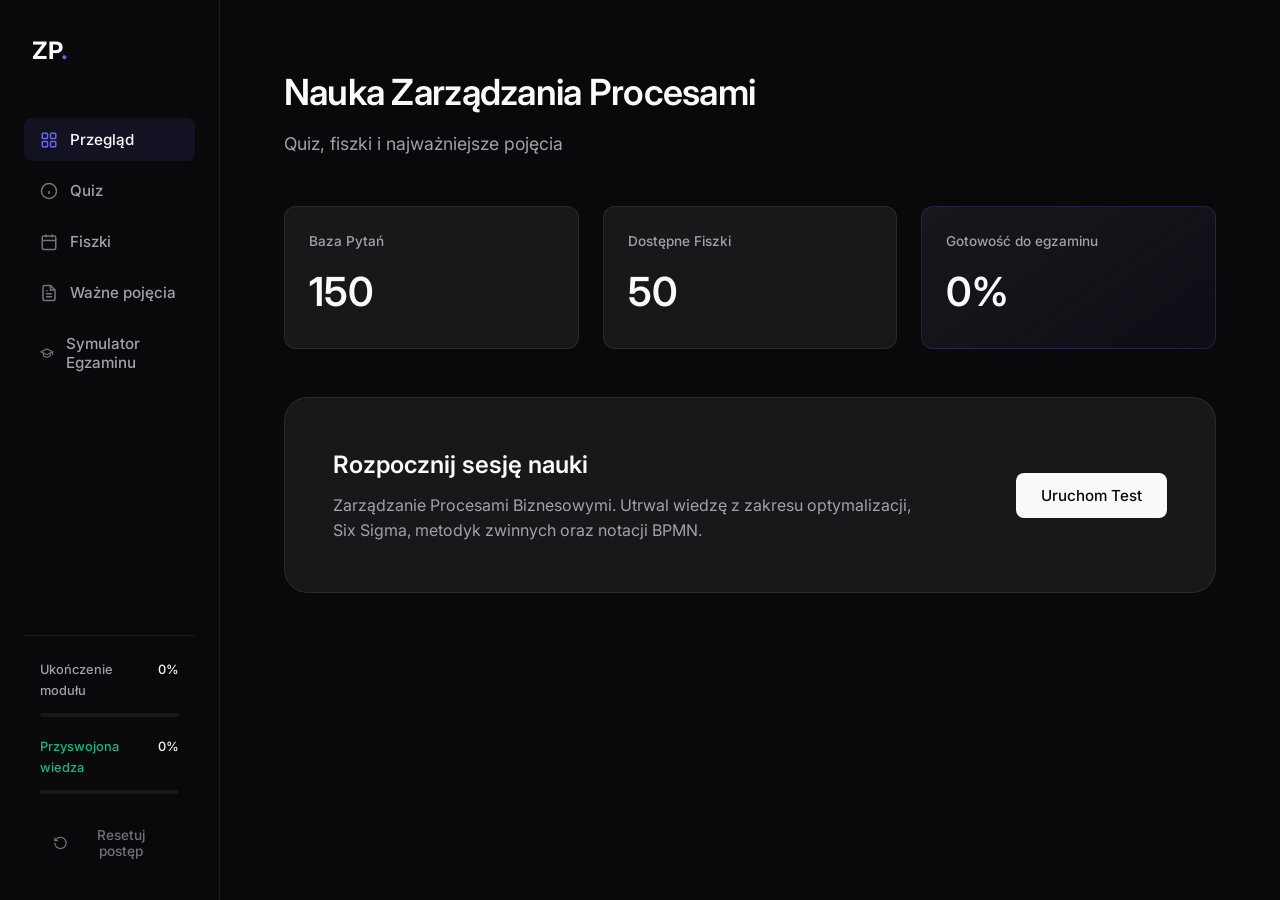
<file: index.html>
<!DOCTYPE html>
<html lang="pl">
<head>
    <meta charset="UTF-8">
    <meta name="viewport" content="width=device-width, initial-scale=1.0">
    <title>ZP | Nauka Zarządzania Procesami</title>
    
    <meta property="og:type" content="website">
    <meta property="og:url" content="https://zarzadzanie-procesami.netlify.app/">
    <meta property="og:title" content="ZP | Nauka Zarządzania Procesami">
    <meta property="og:description" content="Nowoczesna platforma AI do nauki. Zdobądź wiedzę przez interaktywne quizy, fiszki i podsumowania.">
    <meta property="og:image" content="https://zarzadzanie-procesami.netlify.app/preview.jpg">

    <link rel="stylesheet" href="style.css">
    <link rel="preconnect" href="https://fonts.googleapis.com">
    <link rel="preconnect" href="https://fonts.gstatic.com" crossorigin>
    <link href="https://fonts.googleapis.com/css2?family=Inter:wght@300;400;500;600;700&display=swap" rel="stylesheet">
</head>
<body>
    <div class="app-layout">
        <div id="sidebar-overlay" class="sidebar-overlay"></div>
        
        <header class="mobile-header">
            <div class="brand-text">ZP<span class="brand-dot">.</span></div>
            <button id="mobile-menu-btn" class="btn-icon">
                <svg viewBox="0 0 24 24" width="24" height="24" fill="none" stroke="currentColor" stroke-width="2">
                    <path d="M3 12h18M3 6h18M3 18h18"/>
                </svg>
            </button>
        </header>

        <aside class="sidebar">
            <div class="brand">
                <span class="brand-text">ZP<span class="brand-dot">.</span></span>
            </div>
            
            <nav class="nav-menu">
                <button class="nav-item active" data-target="dashboard">
                    <svg class="icon" viewBox="0 0 24 24" fill="none" stroke="currentColor" stroke-width="2"><rect x="3" y="3" width="7" height="7" rx="1"/><rect x="14" y="3" width="7" height="7" rx="1"/><rect x="14" y="14" width="7" height="7" rx="1"/><rect x="3" y="14" width="7" height="7" rx="1"/></svg>
                    Przegląd
                </button>
                <button class="nav-item" data-target="quiz">
                    <svg class="icon" viewBox="0 0 24 24" fill="none" stroke="currentColor" stroke-width="2"><circle cx="12" cy="12" r="10"/><path d="M12 16v-4"/><path d="M12 8h.01"/></svg>
                    Quiz
                </button>
                <button class="nav-item" data-target="flashcards">
                    <svg class="icon" viewBox="0 0 24 24" fill="none" stroke="currentColor" stroke-width="2"><rect x="3" y="4" width="18" height="18" rx="2" ry="2"/><line x1="16" y1="2" x2="16" y2="6"/><line x1="8" y1="2" x2="8" y2="6"/><line x1="3" y1="10" x2="21" y2="10"/></svg>
                    Fiszki
                </button>
                <button class="nav-item" data-target="summary">
                    <svg class="icon" viewBox="0 0 24 24" fill="none" stroke="currentColor" stroke-width="2"><path d="M14 2H6a2 2 0 0 0-2 2v16a2 2 0 0 0 2 2h12a2 2 0 0 0 2-2V8z"/><polyline points="14 2 14 8 20 8"/><line x1="16" y1="13" x2="8" y2="13"/><line x1="16" y1="17" x2="8" y2="17"/><polyline points="10 9 9 9 8 9"/></svg>
                    Ważne pojęcia
                </button>
                <button class="nav-item" onclick="window.location.href='simulator.html'">
                    <svg class="icon" viewBox="0 0 24 24" fill="none" stroke="currentColor" stroke-width="2"><path d="M22 10v6M2 10l10-5 10 5-10 5z"/><path d="M6 12v5c3 3 9 3 12 0v-5"/></svg>
                    Symulator Egzaminu
                </button>
            </nav>

            <div class="progress-widget">
                <div class="progress-header">
                    <span class="progress-label">Ukończenie modułu</span>
                    <span class="progress-value" id="progress-percent">0%</span>
                </div>
                <div class="progress-track">
                    <div class="progress-fill" id="global-progress"></div>
                </div>
                
                <div class="progress-header" style="margin-top: 1.25rem;">
                    <span class="progress-label" style="color: var(--success-color);">Przyswojona wiedza</span>
                    <span class="progress-value" id="mastery-percent">0%</span>
                </div>
                <div class="progress-track">
                    <div class="progress-fill mastery-fill" id="mastery-progress"></div>
                </div>

                <button id="reset-progress-btn" class="btn btn-ghost btn-sm" onclick="app.resetProgress()" style="margin-top: 1.5rem; width: 100%; display: flex; align-items: center; justify-content: center; gap: 0.5rem;">
                    <svg viewBox="0 0 24 24" width="16" height="16" fill="none" stroke="currentColor" stroke-width="2"><path d="M3 12a9 9 0 1 0 9-9 9.75 9.75 0 0 0-6.74 2.74L3 8"/><path d="M3 3v5h5"/></svg>
                    Resetuj postęp
                </button>
            </div>
        </aside>

        <main class="content-wrapper">
            <div id="loader" class="loader-overlay active">
                <div class="spinner"></div>
                <p>Przygotowywanie środowiska...</p>
            </div>

            <section id="dashboard" class="view-section">
                <header class="section-header">
                    <h1>Nauka Zarządzania Procesami</h1>
                    <p>Quiz, fiszki i najważniejsze pojęcia</p>
                </header>
                
                <div class="stats-grid">
                    <div class="stat-card">
                        <span class="stat-label">Baza Pytań</span>
                        <strong class="stat-number">150</strong>
                    </div>
                    <div class="stat-card">
                        <span class="stat-label">Dostępne Fiszki</span>
                        <strong class="stat-number">50</strong>
                    </div>
                    <div class="stat-card highlight-card">
                        <span class="stat-label">Gotowość do egzaminu</span>
                        <strong class="stat-number" id="readiness-score">0%</strong>
                    </div>
                </div>

                <div class="action-card">
                    <div class="action-content">
                        <h2>Rozpocznij sesję nauki</h2>
                        <p>Zarządzanie Procesami Biznesowymi. Utrwal wiedzę z zakresu optymalizacji, Six Sigma, metodyk zwinnych oraz notacji BPMN.</p>
                    </div>
                    <button class="btn btn-primary" onclick="app.navigate('quiz')">Uruchom Test</button>
                </div>
            </section>

            <section id="quiz" class="view-section hidden">
                <header class="section-header">
                    <h1>Weryfikacja Wiedzy</h1>
                </header>
                
                <div id="quiz-container" class="quiz-panel">
                    <div class="quiz-modern-nav">
                        <button id="nav-prev-btn" class="btn-icon" title="Poprzednie pytanie">
                            <svg viewBox="0 0 24 24" width="20" height="20" fill="none" stroke="currentColor" stroke-width="2"><path d="M15 18l-6-6 6-6"/></svg>
                        </button>
                        
                        <div id="nav-map-toggle" class="progress-pill" title="Pokaż mapę quizu">
                            <span id="pill-text" class="pill-title">Pytanie 1 / 150</span>
                            <span class="pill-subtitle">Kliknij, by otworzyć mapę</span>
                            <div class="pill-track"><div id="pill-fill" class="pill-fill"></div></div>
                        </div>

                        <button id="nav-next-btn" class="btn-icon" title="Następne pytanie">
                            <svg viewBox="0 0 24 24" width="20" height="20" fill="none" stroke="currentColor" stroke-width="2"><path d="M9 18l6-6-6-6"/></svg>
                        </button>
                    </div>

                    <div style="display: flex; justify-content: flex-end; margin-bottom: 1.5rem;">
                        <span id="quiz-score" class="score-display">0 pkt</span>
                    </div>

                    <h2 id="question-text" class="question-title">Ładowanie pytania...</h2>
                    <div id="options-container" class="options-list"></div>
                    
                    <div class="quiz-footer">
                        <button id="finish-btn" class="btn btn-primary hidden" onclick="app.showQuizResults()" style="margin-right: auto;">Zakończ i oceń</button>
                        <button id="next-btn" class="btn btn-secondary hidden">Kolejne pytanie</button>
                    </div>
                </div>

                <div id="quiz-map-modal" class="glass-modal hidden">
                    <div class="glass-modal-content">
                        <div class="modal-header">
                            <h2 style="font-size: 1.25rem;">Nawigator Quizu</h2>
                            <button id="close-map-btn" class="btn-icon">
                                <svg viewBox="0 0 24 24" width="20" height="20" fill="none" stroke="currentColor" stroke-width="2"><path d="M18 6L6 18M6 6l12 12"/></svg>
                            </button>
                        </div>
                        <div class="modal-body">
                            <div class="map-stats">
                                <div class="stat-badge"><span class="dot correct-dot"></span>Poprawne: <b id="map-stat-c">0</b></div>
                                <div class="stat-badge"><span class="dot wrong-dot"></span>Błędne: <b id="map-stat-w">0</b></div>
                                <div class="stat-badge"><span class="dot empty-dot"></span>Pozostało: <b id="map-stat-l">150</b></div>
                            </div>
                            <div id="quiz-navigator" class="quiz-navigator-grid"></div>
                        </div>
                    </div>
                </div>

                <div id="quiz-results" class="results-panel hidden">
                    <div class="results-content">
                        <h2>Podsumowanie wyników</h2>
                        <div class="score-circle">
                            <span id="final-score-text">0%</span>
                        </div>
                        <p id="quiz-feedback" class="feedback-text"></p>
                        <button class="btn btn-primary" onclick="app.initQuiz()">Wykonaj ponownie</button>
                    </div>
                </div>
            </section>

            <section id="flashcards" class="view-section hidden">
                <header class="section-header">
                    <h1>Pojęcia Kluczowe</h1>
                    <p>Wybierz kartę, aby poznać definicję. Użyj nawigacji poniżej.</p>
                </header>
                
                <div class="flashcard-scene">
                    <div class="flashcard-element" id="flashcard">
                        <div class="fc-face fc-front">
                            <h3 id="fc-front">Pojęcie</h3>
                            <span class="hint">Kliknij, aby odwrócić</span>
                        </div>
                        <div class="fc-face fc-back">
                            <p id="fc-back">Definicja</p>
                        </div>
                    </div>
                </div>
                
                <div class="flashcard-navigation">
                    <button class="btn btn-icon" id="fc-prev">
                        <svg viewBox="0 0 24 24" width="24" height="24" fill="none" stroke="currentColor" stroke-width="2"><path d="M19 12H5M12 19l-7-7 7-7"/></svg>
                    </button>
                    <span id="fc-counter" class="fc-count">1 / 50</span>
                    <button class="btn btn-icon" id="fc-next">
                        <svg viewBox="0 0 24 24" width="24" height="24" fill="none" stroke="currentColor" stroke-width="2"><path d="M5 12h14M12 5l7 7-7 7"/></svg>
                    </button>
                </div>
            </section>

            <section id="summary" class="view-section hidden">
                <header class="section-header">
                    <h1>Synteza Materiałów</h1>
                    <p>Najważniejsze zagadnienia wyekstrahowane z materiałów.</p>
                </header>
                <div id="summary-container" class="accordion-layout">
                    </div>
            </section>
        </main>
    </div>
    <script src="script.js"></script>
</body>
</html>
</file>
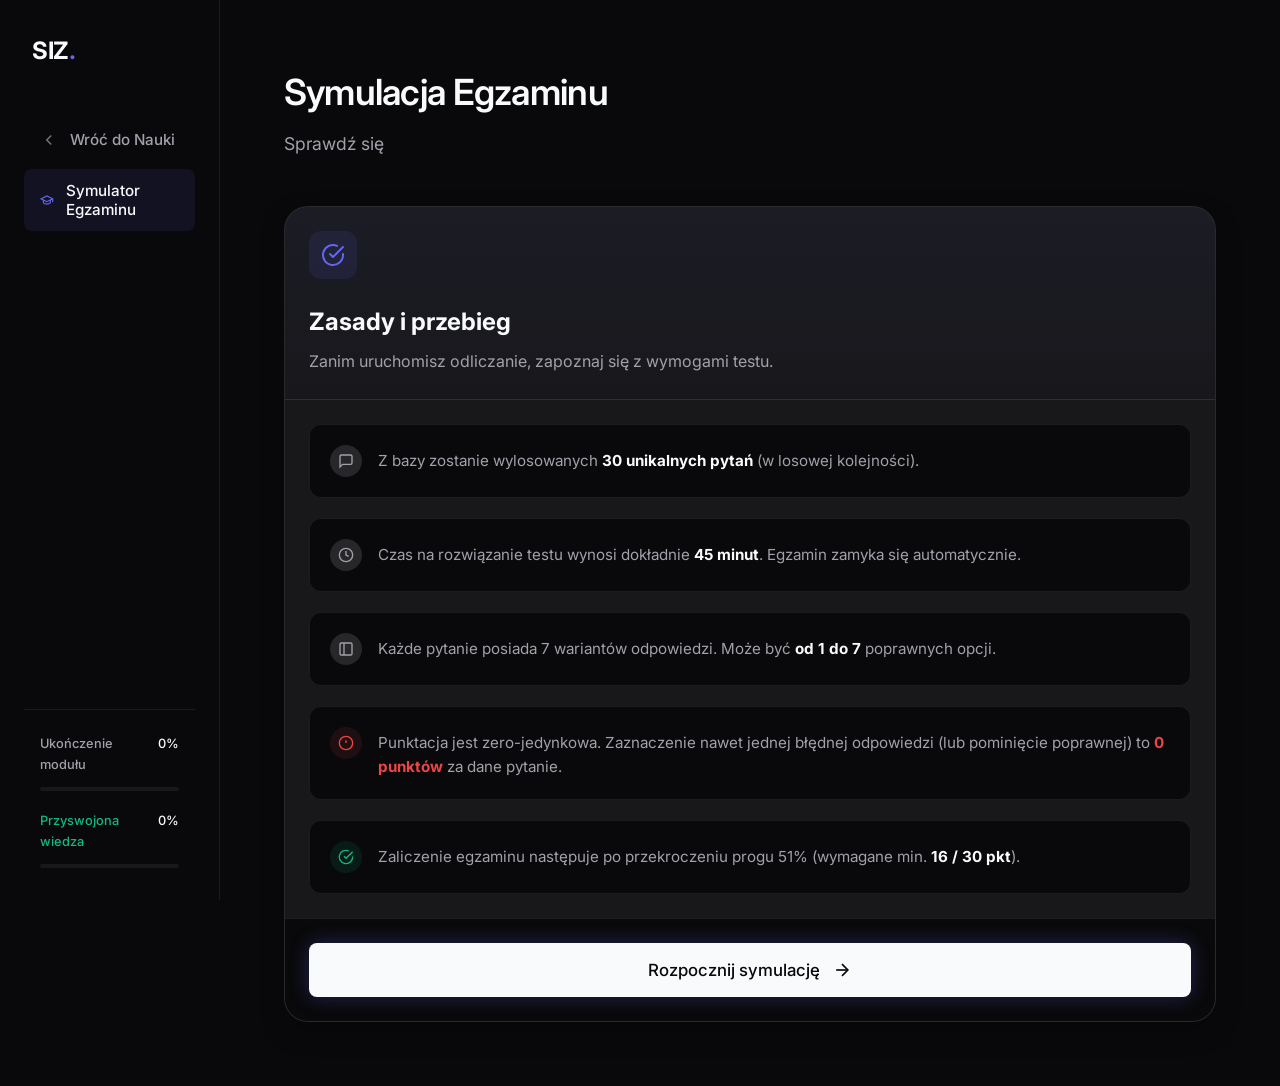
<file: simulator.html>
<!DOCTYPE html>
<html lang="pl">
<head>
    <meta charset="UTF-8">
    <meta name="viewport" content="width=device-width, initial-scale=1.0">
    <title>SIZ | Symulator Egzaminu</title>
    <link rel="stylesheet" href="style.css">
    <link rel="preconnect" href="https://fonts.googleapis.com">
    <link rel="preconnect" href="https://fonts.gstatic.com" crossorigin>
    <link href="https://fonts.googleapis.com/css2?family=Inter:wght@300;400;500;600;700&display=swap" rel="stylesheet">
</head>
<body>
    <div class="app-layout">
        <div id="sidebar-overlay" class="sidebar-overlay"></div>
        
        <header class="mobile-header">
            <div class="brand-text">SIZ<span class="brand-dot">.</span></div>
            <button id="mobile-menu-btn" class="btn-icon">
                <svg viewBox="0 0 24 24" width="24" height="24" fill="none" stroke="currentColor" stroke-width="2">
                    <path d="M3 12h18M3 6h18M3 18h18"/>
                </svg>
            </button>
        </header>

        <aside class="sidebar">
            <div class="brand">
                <span class="brand-text">SIZ<span class="brand-dot">.</span></span>
            </div>
            
            <nav class="nav-menu">
                <button class="nav-item" onclick="window.location.href='index.html'">
                    <svg class="icon" viewBox="0 0 24 24" fill="none" stroke="currentColor" stroke-width="2"><path d="M15 18l-6-6 6-6"/></svg>
                    Wróć do Nauki
                </button>
                
                <button class="nav-item active">
                    <svg class="icon" viewBox="0 0 24 24" fill="none" stroke="currentColor" stroke-width="2"><path d="M22 10v6M2 10l10-5 10 5-10 5z"/><path d="M6 12v5c3 3 9 3 12 0v-5"/></svg>
                    Symulator Egzaminu
                </button>
            </nav>

            <div class="progress-widget">
                <div class="progress-header">
                    <span class="progress-label">Ukończenie modułu</span>
                    <span class="progress-value" id="progress-percent">0%</span>
                </div>
                <div class="progress-track">
                    <div class="progress-fill" id="global-progress"></div>
                </div>
                
                <div class="progress-header" style="margin-top: 1.25rem;">
                    <span class="progress-label" style="color: var(--success-color);">Przyswojona wiedza</span>
                    <span class="progress-value" id="mastery-percent">0%</span>
                </div>
                <div class="progress-track">
                    <div class="progress-fill mastery-fill" id="mastery-progress"></div>
                </div>
            </div>
        </aside>

        <main class="content-wrapper">
            <div id="loader" class="loader-overlay active">
                <div class="spinner"></div>
            </div>

            <section id="exam-intro" class="view-section active">
                <header class="section-header">
                    <h1>Symulacja Egzaminu</h1>
                    <p>Sprawdź się</p>
                </header>

                <div class="premium-intro-card">
                    <div class="intro-card-header">
                        <div class="intro-icon">
                            <svg viewBox="0 0 24 24" fill="none" stroke="currentColor" stroke-width="2" stroke-linecap="round" stroke-linejoin="round"><path d="M22 11.08V12a10 10 0 1 1-5.93-9.14"></path><polyline points="22 4 12 14.01 9 11.01"></polyline></svg>
                        </div>
                        <h2>Zasady i przebieg</h2>
                        <p>Zanim uruchomisz odliczanie, zapoznaj się z wymogami testu.</p>
                    </div>

                    <ul class="premium-rules-list">
                        <li>
                            <div class="rule-bullet"><svg viewBox="0 0 24 24" fill="none" stroke="currentColor" stroke-width="2"><path d="M21 15a2 2 0 0 1-2 2H7l-4 4V5a2 2 0 0 1 2-2h14a2 2 0 0 1 2 2z"></path></svg></div>
                            <div class="rule-text">Z bazy zostanie wylosowanych <strong>30 unikalnych pytań</strong> (w losowej kolejności).</div>
                        </li>
                        <li>
                            <div class="rule-bullet"><svg viewBox="0 0 24 24" fill="none" stroke="currentColor" stroke-width="2"><circle cx="12" cy="12" r="10"></circle><polyline points="12 6 12 12 16 14"></polyline></svg></div>
                            <div class="rule-text">Czas na rozwiązanie testu wynosi dokładnie <strong>45 minut</strong>. Egzamin zamyka się automatycznie.</div>
                        </li>
                        <li>
                            <div class="rule-bullet"><svg viewBox="0 0 24 24" fill="none" stroke="currentColor" stroke-width="2"><rect x="3" y="3" width="18" height="18" rx="2" ry="2"></rect><line x1="9" y1="3" x2="9" y2="21"></line></svg></div>
                            <div class="rule-text">Każde pytanie posiada 7 wariantów odpowiedzi. Może być <strong>od 1 do 7</strong> poprawnych opcji.</div>
                        </li>
                        <li>
                            <div class="rule-bullet danger-bullet"><svg viewBox="0 0 24 24" fill="none" stroke="currentColor" stroke-width="2"><circle cx="12" cy="12" r="10"></circle><line x1="12" y1="8" x2="12" y2="12"></line><line x1="12" y1="16" x2="12.01" y2="16"></line></svg></div>
                            <div class="rule-text">Punktacja jest zero-jedynkowa. Zaznaczenie nawet jednej błędnej odpowiedzi (lub pominięcie poprawnej) to <strong style="color: var(--danger-color);">0 punktów</strong> za dane pytanie.</div>
                        </li>
                        <li>
                            <div class="rule-bullet success-bullet"><svg viewBox="0 0 24 24" fill="none" stroke="currentColor" stroke-width="2"><path d="M22 11.08V12a10 10 0 1 1-5.93-9.14"></path><polyline points="22 4 12 14.01 9 11.01"></polyline></svg></div>
                            <div class="rule-text">Zaliczenie egzaminu następuje po przekroczeniu progu 51% (wymagane min. <strong>16 / 30 pkt</strong>).</div>
                        </li>
                    </ul>

                    <div class="intro-card-footer">
                        <button class="btn btn-primary btn-glow" onclick="simulator.startExam()">
                            Rozpocznij symulację
                            <svg viewBox="0 0 24 24" width="20" height="20" fill="none" stroke="currentColor" stroke-width="2"><line x1="5" y1="12" x2="19" y2="12"></line><polyline points="12 5 19 12 12 19"></polyline></svg>
                        </button>
                    </div>
                </div>
            </section>

            <section id="exam-core" class="view-section hidden">
                <div id="exam-timer-bar" class="exam-timer-bar">
                    <div class="timer-label">Pozostały czas</div>
                    <div id="time-display" class="time-display">45:00</div>
                </div>

                <div id="quiz-container" class="quiz-panel">
                    <div class="quiz-modern-nav">
                        <button id="nav-prev-btn" class="btn-icon" title="Poprzednie pytanie">
                            <svg viewBox="0 0 24 24" width="20" height="20" fill="none" stroke="currentColor" stroke-width="2"><path d="M15 18l-6-6 6-6"/></svg>
                        </button>
                        
                        <div id="nav-map-toggle" class="progress-pill" title="Pokaż mapę quizu">
                            <span id="pill-text" class="pill-title">Pytanie 1 / 30</span>
                            <div class="pill-track"><div id="pill-fill" class="pill-fill"></div></div>
                        </div>

                        <button id="nav-next-btn" class="btn-icon" title="Następne pytanie">
                            <svg viewBox="0 0 24 24" width="20" height="20" fill="none" stroke="currentColor" stroke-width="2"><path d="M9 18l6-6-6-6"/></svg>
                        </button>
                    </div>

                    <h2 id="question-text" class="question-title" style="margin-top: 2rem;">Ładowanie pytania...</h2>
                    
                    <p id="review-status" class="hidden" style="margin-bottom: 1rem; font-weight: 600;"></p>
                    
                    <div id="options-container" class="options-list"></div>
                    
                    <div class="quiz-footer" style="margin-top: 3rem; justify-content: space-between;">
                        <button class="btn btn-secondary" onclick="simulator.showEndConfirm()">Zakończ Egzamin</button>
                        <button id="next-btn" class="btn btn-primary hidden">Następne pytanie</button>
                    </div>
                </div>
            </section>

            <section id="exam-results" class="view-section hidden">
                <div class="results-panel" style="padding: 2rem 0;">
                    <div class="results-content" style="max-width: 500px;">
                        <h2 id="result-status-title" style="font-size: 2rem; margin-bottom: 1rem;">Ocenianie...</h2>
                        <div class="score-circle" id="result-circle" style="width: 200px; height: 200px; font-size: 3.5rem;">
                            <span id="final-score-text">0%</span>
                        </div>
                        <p id="result-points" style="font-size: 1.25rem; color: var(--text-secondary); margin-bottom: 2rem;">Zdobyte punkty: 0 / 30</p>
                        
                        <div style="display: flex; gap: 1rem; justify-content: center; flex-direction: column;">
                            <button class="btn btn-secondary" onclick="simulator.startReviewMode()">Analiza błędów (Przegląd)</button>
                            <button class="btn btn-primary" onclick="window.location.reload()">Spróbuj ponownie</button>
                        </div>
                    </div>
                </div>
            </section>

            <div id="quiz-map-modal" class="glass-modal hidden">
                <div class="glass-modal-content">
                    <div class="modal-header">
                        <h2>Nawigator Egzaminu</h2>
                        <button id="close-map-btn" class="btn-icon">
                            <svg viewBox="0 0 24 24" width="20" height="20" fill="none" stroke="currentColor" stroke-width="2"><path d="M18 6L6 18M6 6l12 12"/></svg>
                        </button>
                    </div>
                    <div class="modal-body">
                        <div id="quiz-navigator" class="quiz-navigator-grid"></div>
                    </div>
                </div>
            </div>

            <div id="confirm-modal" class="glass-modal hidden" style="z-index: 3000;">
                <div class="glass-modal-content" style="max-width: 400px; text-align: center; padding: 2rem;">
                    <h2 style="margin-bottom: 1rem;">Zakończyć egzamin?</h2>
                    <p id="confirm-modal-text" style="color: var(--text-secondary); margin-bottom: 2rem;">Odpowiedziałeś na X z 30 pytań.</p>
                    <div style="display: flex; gap: 1rem; justify-content: center;">
                        <button class="btn btn-secondary" onclick="document.getElementById('confirm-modal').classList.add('hidden')">Wróć do testu</button>
                        <button class="btn btn-primary" style="background: var(--danger-color); color: white;" onclick="simulator.submitExam()">Zakończ bezpowrotnie</button>
                    </div>
                </div>
            </div>

        </main>
    </div>
    <script src="simulator.js"></script>
</body>
</html>
</file>
<file: style.css>
:root {
    /* Premium Minimalist Palette */
    --bg-base: #09090b; 
    --bg-surface: #18181b; 
    --bg-surface-hover: #27272a;
    
    --border-subtle: rgba(255, 255, 255, 0.08);
    --border-strong: rgba(255, 255, 255, 0.15);
    
    --accent-primary: #6366f1; 
    --accent-hover: #4f46e5;
    --accent-subtle: rgba(99, 102, 241, 0.1);
    
    --text-primary: #f8fafc;
    --text-secondary: #a1a1aa;
    --text-muted: #71717a;
    
    --success-color: #10b981;
    --success-bg: rgba(16, 185, 129, 0.1);
    --danger-color: #ef4444;
    --danger-bg: rgba(239, 68, 68, 0.1);
    
    --font-sans: 'Inter', system-ui, -apple-system, sans-serif;
    --radius-sm: 8px;
    --radius-md: 12px;
    --radius-lg: 24px;
    
    --transition-fast: 0.15s ease;
    --transition-smooth: 0.3s cubic-bezier(0.4, 0, 0.2, 1);
}

* {
    margin: 0;
    padding: 0;
    box-sizing: border-box;
}

body {
    background-color: var(--bg-base);
    color: var(--text-primary);
    font-family: var(--font-sans);
    line-height: 1.6;
    -webkit-font-smoothing: antialiased;
    -moz-osx-font-smoothing: grayscale;
    overflow-x: hidden;
}

/* =========================================
   UKŁAD GŁÓWNY & SIDEBAR
   ========================================= */
.app-layout { display: flex; min-height: 100vh; }

.sidebar {
    width: 260px;
    background-color: var(--bg-base);
    border-right: 1px solid var(--border-subtle);
    display: flex; flex-direction: column;
    padding: 2rem 1.5rem; position: sticky;
    top: 0; height: 100vh;
}

.brand { margin-bottom: 3rem; padding-left: 0.5rem; }
.brand-text { font-size: 1.5rem; font-weight: 700; letter-spacing: -0.02em; }
.brand-dot { color: var(--accent-primary); }

.nav-menu { display: flex; flex-direction: column; gap: 0.5rem; flex-grow: 1; }
.nav-item {
    display: flex; align-items: center; gap: 0.75rem;
    background: transparent; border: none; color: var(--text-secondary);
    font-family: inherit; font-size: 0.95rem; font-weight: 500;
    padding: 0.75rem 1rem; border-radius: var(--radius-sm);
    cursor: pointer; text-align: left; transition: var(--transition-fast);
}
.nav-item .icon { width: 18px; height: 18px; opacity: 0.7; }
.nav-item:hover { color: var(--text-primary); background-color: var(--bg-surface); }
.nav-item.active { color: var(--text-primary); background-color: var(--accent-subtle); }
.nav-item.active .icon { color: var(--accent-primary); opacity: 1; }

.progress-widget { padding: 1.5rem 1rem 0; border-top: 1px solid var(--border-subtle); }
.progress-header { display: flex; justify-content: space-between; font-size: 0.8rem; margin-bottom: 0.75rem; font-weight: 500; }
.progress-label { color: var(--text-secondary); }
.progress-value { color: var(--text-primary); }
.progress-track { height: 4px; background-color: var(--bg-surface); border-radius: 2px; overflow: hidden; }
.progress-fill { height: 100%; width: 0%; background-color: var(--accent-primary); transition: width 0.8s ease-out; }
.mastery-fill { background-color: var(--success-color) !important; box-shadow: 0 0 12px var(--success-bg); }

/* =========================================
   SEKCJE WIDOKÓW & KARTY
   ========================================= */
.content-wrapper { flex-grow: 1; padding: 4rem; max-width: 1100px; margin: 0 auto; position: relative; width: 100%; }
.view-section { display: none; animation: fadeSlideUp 0.4s ease-out forwards; }
.view-section.active { display: block; }

@keyframes fadeSlideUp {
    from { opacity: 0; transform: translateY(10px); }
    to { opacity: 1; transform: translateY(0); }
}

.section-header { margin-bottom: 3rem; }
.section-header h1 { font-size: 2.25rem; font-weight: 600; letter-spacing: -0.02em; margin-bottom: 0.5rem; }
.section-header p { color: var(--text-secondary); font-size: 1.1rem; }

.stats-grid { display: grid; grid-template-columns: repeat(auto-fit, minmax(200px, 1fr)); gap: 1.5rem; margin-bottom: 3rem; }
.stat-card { background: var(--bg-surface); border: 1px solid var(--border-subtle); border-radius: var(--radius-md); padding: 1.5rem; display: flex; flex-direction: column; gap: 0.5rem; }
.highlight-card { background: linear-gradient(145deg, var(--bg-surface), rgba(99, 102, 241, 0.05)); border-color: rgba(99, 102, 241, 0.2); }
.stat-label { font-size: 0.85rem; color: var(--text-secondary); font-weight: 500; }
.stat-number { font-size: 2.5rem; font-weight: 600; color: var(--text-primary); }

.action-card { background: var(--bg-surface); border: 1px solid var(--border-subtle); border-radius: var(--radius-lg); padding: 3rem; display: flex; justify-content: space-between; align-items: center; gap: 2rem; }
.action-content h2 { font-size: 1.5rem; font-weight: 600; margin-bottom: 0.5rem; }
.action-content p { color: var(--text-secondary); max-width: 600px; }

/* =========================================
   ELEMENTY UI (PRZYCISKI, LOADER)
   ========================================= */
.btn { display: inline-flex; align-items: center; justify-content: center; padding: 0.75rem 1.5rem; font-size: 0.95rem; font-weight: 500; border-radius: var(--radius-sm); cursor: pointer; transition: var(--transition-fast); font-family: inherit; border: 1px solid transparent; }
.btn-primary { background-color: var(--text-primary); color: var(--bg-base); }
.btn-primary:hover { background-color: #e2e8f0; }
.btn-secondary { background-color: var(--bg-surface); color: var(--text-primary); border-color: var(--border-strong); }
.btn-secondary:hover { background-color: var(--bg-surface-hover); }

/* Poprawione Przyciski Nawigacyjne (Ikonki) */
.btn-icon { 
    flex-shrink: 0;
    width: 44px; height: 44px; 
    padding: 0; 
    background-color: var(--bg-surface); border-color: var(--border-subtle); 
    color: var(--text-primary); cursor: pointer; border-radius: var(--radius-sm); 
    border: 1px solid transparent; transition: var(--transition-fast); 
    display: inline-flex; align-items: center; justify-content: center; 
}
.btn-icon:hover:not(:disabled) { background-color: var(--bg-surface-hover); border-color: var(--border-strong); }
.btn-icon:disabled { cursor: default; }

.btn-ghost { background-color: transparent; color: var(--text-muted); border: 1px solid transparent; cursor: pointer; font-family: inherit; border-radius: var(--radius-sm); transition: var(--transition-fast); }
.btn-ghost:hover { color: var(--danger-color); background-color: var(--danger-bg); border-color: rgba(239, 68, 68, 0.3); }
.btn-sm { padding: 0.5rem 0.75rem; font-size: 0.85rem; }
.hidden { display: none !important; }

.loader-overlay { position: fixed; top: 0; left: 0; width: 100%; height: 100vh; background: var(--bg-base); display: flex; flex-direction: column; align-items: center; justify-content: center; gap: 1.5rem; z-index: 1000; }
.loader-overlay:not(.active) { display: none; }
.spinner { width: 32px; height: 32px; border: 3px solid var(--border-strong); border-radius: 50%; border-top-color: var(--text-primary); animation: spin 0.8s linear infinite; }
@keyframes spin { to { transform: rotate(360deg); } }

/* =========================================
   MODUŁ: QUIZ & WYNIKI
   ========================================= */
.quiz-panel { background: var(--bg-surface); border: 1px solid var(--border-subtle); border-radius: var(--radius-md); padding: 3rem; }
.score-display { font-weight: 500; color: var(--text-secondary); }
.question-title { font-size: 1.5rem; font-weight: 500; margin-bottom: 2.5rem; line-height: 1.4; }
.options-list { display: flex; flex-direction: column; gap: 0.75rem; }
.option-btn { width: 100%; text-align: left; background: var(--bg-base); border: 1px solid var(--border-subtle); padding: 1.25rem 1.5rem; border-radius: var(--radius-sm); color: var(--text-primary); font-family: inherit; font-size: 1rem; cursor: pointer; transition: var(--transition-fast); }
.option-btn:hover:not(:disabled) { border-color: var(--accent-primary); background: rgba(99, 102, 241, 0.05); }
.option-btn.correct { background-color: var(--success-bg); border-color: var(--success-color); }
.option-btn.wrong { background-color: var(--danger-bg); border-color: var(--danger-color); }
.option-btn:disabled { cursor: default; }
.quiz-footer { margin-top: 2.5rem; display: flex; justify-content: flex-end; }

.results-panel { display: flex; justify-content: center; align-items: center; padding: 4rem 0; }
.results-content { text-align: center; max-width: 400px; }
.score-circle { width: 150px; height: 150px; border-radius: 50%; border: 4px solid var(--accent-primary); display: flex; align-items: center; justify-content: center; margin: 2rem auto; font-size: 2.5rem; font-weight: 700; }
.feedback-text { color: var(--text-secondary); margin-bottom: 2rem; }

/* =========================================
   MODUŁ: NOWOCZESNY NAWIGATOR QUIZU (PILL & MODAL)
   ========================================= */
.quiz-modern-nav { 
    display: flex; justify-content: space-between; align-items: center; 
    background: var(--bg-surface); border: 1px solid var(--border-subtle); 
    border-radius: var(--radius-lg); padding: 0.5rem; margin-bottom: 1.5rem; 
}
.progress-pill { 
    flex-grow: 1; margin: 0 1rem; background: var(--bg-base); border: 1px solid var(--border-subtle); 
    border-radius: 20px; padding: 0.5rem 1rem; display: flex; flex-direction: column; 
    align-items: center; gap: 0.25rem; cursor: pointer; transition: border-color var(--transition-fast), background var(--transition-fast); 
}
.progress-pill:hover { border-color: var(--accent-primary); background: rgba(99, 102, 241, 0.05); }
.pill-title { font-weight: 600; font-size: 1.05rem; white-space: nowrap; }
.pill-subtitle { font-size: 0.75rem; color: var(--text-muted); }
.pill-track { width: 100%; height: 4px; background: var(--bg-surface-hover); border-radius: 2px; margin-top: 0.25rem; overflow: hidden; }
.pill-fill { height: 100%; background: var(--accent-primary); width: 0%; transition: width 0.4s ease-out; }

.glass-modal { position: fixed; top: 0; left: 0; width: 100%; height: 100vh; background: rgba(9, 9, 11, 0.7); backdrop-filter: blur(8px); z-index: 2000; display: flex; align-items: center; justify-content: center; padding: 1rem; animation: fadeInModal 0.3s ease-out forwards; }
@keyframes fadeInModal { from { opacity: 0; } to { opacity: 1; } }
.glass-modal-content { background: var(--bg-surface); border: 1px solid var(--border-strong); border-radius: var(--radius-lg); width: 100%; max-width: 650px; max-height: 85vh; display: flex; flex-direction: column; box-shadow: 0 25px 50px -12px rgba(0,0,0,0.7); animation: slideUpModal 0.3s cubic-bezier(0.16, 1, 0.3, 1) forwards; }
@keyframes slideUpModal { from { transform: translateY(20px) scale(0.98); } to { transform: translateY(0) scale(1); } }
.modal-header { padding: 1.25rem 1.5rem; border-bottom: 1px solid var(--border-subtle); display: flex; justify-content: space-between; align-items: center; }
.modal-header h2 { font-size: 1.25rem; margin: 0; }
.modal-body { padding: 1.5rem; overflow-y: auto; }
.modal-body::-webkit-scrollbar { width: 6px; }
.modal-body::-webkit-scrollbar-thumb { background: var(--border-strong); border-radius: 4px; }

.map-stats { display: flex; justify-content: center; gap: 1.5rem; margin-bottom: 2rem; flex-wrap: wrap; }
.stat-badge { display: flex; align-items: center; gap: 0.5rem; font-size: 0.9rem; color: var(--text-secondary); }
.stat-badge b { color: var(--text-primary); }
.dot { width: 10px; height: 10px; border-radius: 50%; }
.correct-dot { background: var(--success-color); box-shadow: 0 0 8px var(--success-color); }
.wrong-dot { background: var(--danger-color); box-shadow: 0 0 8px var(--danger-color); }
.empty-dot { background: var(--bg-surface-hover); border: 1px solid var(--border-strong); }

.quiz-navigator-grid { display: grid; grid-template-columns: repeat(auto-fill, minmax(40px, 1fr)); gap: 0.6rem; }
.nav-dot { width: 100%; aspect-ratio: 1; display: flex; align-items: center; justify-content: center; border-radius: 8px; background: var(--bg-base); border: 1px solid var(--border-subtle); color: var(--text-secondary); font-size: 0.85rem; font-weight: 500; cursor: pointer; transition: var(--transition-fast); }
.nav-dot:hover { border-color: var(--text-primary); color: var(--text-primary); }
.nav-dot.active { border-color: var(--accent-primary); box-shadow: 0 0 0 2px var(--accent-subtle); color: var(--text-primary); font-weight: 700; }
.nav-dot.answered-correct { background: var(--success-bg); border-color: var(--success-color); color: var(--success-color); }
.nav-dot.answered-wrong { background: var(--danger-bg); border-color: var(--danger-color); color: var(--danger-color); }

/* =========================================
   MODUŁ: FISZKI
   ========================================= */
.flashcard-scene { perspective: 1200px; height: 380px; width: 100%; max-width: 700px; margin: 0 auto 2.5rem; }
.flashcard-element { width: 100%; height: 100%; position: relative; transition: transform 0.6s var(--transition-smooth); transform-style: preserve-3d; cursor: pointer; }
.flashcard-element.flipped { transform: rotateY(180deg); }
.fc-face { position: absolute; width: 100%; height: 100%; backface-visibility: hidden; background: var(--bg-surface); border: 1px solid var(--border-subtle); border-radius: var(--radius-md); display: flex; flex-direction: column; align-items: center; justify-content: center; padding: 3rem; text-align: center; }
.fc-front h3 { font-size: 1.75rem; font-weight: 500; margin-bottom: 1rem; }
.fc-front .hint { font-size: 0.85rem; color: var(--text-muted); }
.fc-back { transform: rotateY(180deg); background: var(--bg-base); border-color: rgba(99, 102, 241, 0.3); }
.fc-back p { font-size: 1.1rem; color: var(--text-primary); }
.flashcard-navigation { display: flex; align-items: center; justify-content: center; gap: 1.5rem; }
.fc-count { font-size: 0.9rem; color: var(--text-secondary); font-weight: 500; min-width: 40px; text-align: center; }

/* =========================================
   MODUŁ: AKORDIONY (WAŻNE POJĘCIA)
   ========================================= */
.accordion-layout { display: flex; flex-direction: column; gap: 1rem; }
.accordion-item { background: var(--bg-surface); border: 1px solid var(--border-subtle); border-radius: var(--radius-md); transition: border-color var(--transition-fast), box-shadow var(--transition-fast); }
.accordion-item:hover { border-color: var(--border-strong); }
.accordion-item.active { border-color: var(--accent-primary); box-shadow: 0 4px 20px rgba(0, 0, 0, 0.4); background: rgba(99, 102, 241, 0.03); }
.accordion-header { padding: 1.5rem 2rem; display: flex; justify-content: space-between; align-items: center; cursor: pointer; user-select: none; }
.accordion-header h3 { font-size: 1.1rem; font-weight: 500; color: var(--text-primary); margin: 0; transition: color var(--transition-fast); }
.accordion-item.active .accordion-header h3 { color: var(--accent-primary); }
.accordion-header .chevron { width: 20px; height: 20px; color: var(--text-secondary); transition: transform 0.3s cubic-bezier(0.4, 0, 0.2, 1); }
.accordion-item.active .chevron { transform: rotate(180deg); color: var(--accent-primary); }
.accordion-content-wrapper { display: grid; grid-template-rows: 0fr; transition: grid-template-rows 0.3s cubic-bezier(0.4, 0, 0.2, 1); }
.accordion-item.active .accordion-content-wrapper { grid-template-rows: 1fr; }
.accordion-content { overflow: hidden; }
.accordion-inner { padding: 0 2rem 1.5rem 2rem; }
.accordion-inner p { color: var(--text-secondary); font-size: 0.95rem; line-height: 1.6; margin: 0; }

/* =========================================
   SPECYFICZNE STYLE SYMULATORA EGZAMINU
   ========================================= */

/* Nowa Karta Startowa */
.premium-intro-card {
    background: var(--bg-surface);
    border: 1px solid var(--border-subtle);
    border-radius: var(--radius-lg);
    overflow: hidden;
    box-shadow: 0 10px 30px -10px rgba(0,0,0,0.5);
}

.intro-card-header {
    padding: 2.5rem 3rem 1.5rem;
    border-bottom: 1px solid var(--border-subtle);
    background: linear-gradient(180deg, rgba(99, 102, 241, 0.05) 0%, transparent 100%);
}

.intro-icon {
    width: 48px; height: 48px;
    background: var(--accent-subtle);
    color: var(--accent-primary);
    border-radius: 12px;
    display: flex; align-items: center; justify-content: center;
    margin-bottom: 1.5rem;
}

.intro-icon svg { width: 24px; height: 24px; }

.intro-card-header h2 { font-size: 1.5rem; margin-bottom: 0.5rem; }
.intro-card-header p { color: var(--text-secondary); font-size: 1rem; }

/* Kafelki z zasadami */
.premium-rules-list {
    list-style: none;
    padding: 2rem 3rem;
    display: flex; flex-direction: column; gap: 1.25rem;
}

.premium-rules-list li {
    display: flex; align-items: flex-start; gap: 1rem;
    background: var(--bg-base);
    padding: 1.25rem;
    border-radius: var(--radius-md);
    border: 1px solid var(--border-subtle);
    transition: border-color var(--transition-fast);
}

.premium-rules-list li:hover { border-color: var(--border-strong); }

.rule-bullet {
    flex-shrink: 0;
    width: 32px; height: 32px;
    border-radius: 50%;
    background: var(--bg-surface-hover);
    color: var(--text-secondary);
    display: flex; align-items: center; justify-content: center;
}

.rule-bullet svg { width: 16px; height: 16px; }

.rule-bullet.danger-bullet { background: var(--danger-bg); color: var(--danger-color); }
.rule-bullet.success-bullet { background: var(--success-bg); color: var(--success-color); }

.rule-text { font-size: 0.95rem; color: var(--text-secondary); line-height: 1.6; padding-top: 0.25rem; }
.rule-text strong { color: var(--text-primary); }

.intro-card-footer {
    padding: 2rem 3rem;
    border-top: 1px solid var(--border-subtle);
    background: var(--bg-base);
    display: flex; justify-content: flex-end;
}

/* Przycisk Startowy */
.btn-glow {
    box-shadow: 0 0 20px rgba(99, 102, 241, 0.3);
    padding: 1rem 2rem;
    font-size: 1.05rem;
    gap: 0.75rem;
}

.btn-glow:hover {
    box-shadow: 0 0 30px rgba(99, 102, 241, 0.5);
    transform: translateY(-2px);
}

.exam-timer-bar {
    position: sticky;
    top: 0;
    z-index: 30;
    background: rgba(24, 24, 27, 0.85); /* Tło zgodne z surface */
    backdrop-filter: blur(12px);
    border: 1px solid var(--border-subtle);
    border-radius: var(--radius-md);
    padding: 1rem 2rem;
    margin-bottom: 2rem;
    display: flex;
    justify-content: space-between;
    align-items: center;
    box-shadow: 0 10px 30px -10px rgba(0,0,0,0.5);
}

.time-display {
    font-size: 1.75rem;
    font-weight: 700;
    font-variant-numeric: tabular-nums;
    color: var(--text-primary);
    letter-spacing: 2px;
    transition: color 0.3s ease;
}

.time-display.danger {
    color: var(--danger-color);
    animation: pulseTime 1s infinite alternate;
}

@keyframes pulseTime {
    from { text-shadow: 0 0 10px transparent; }
    to { text-shadow: 0 0 15px rgba(239, 68, 68, 0.6); }
}

/* Opcje wielokrotnego wyboru (Toggle) */
.option-btn.selected {
    background: rgba(99, 102, 241, 0.15);
    border-color: var(--accent-primary);
    box-shadow: inset 4px 0 0 var(--accent-primary);
}

.nav-dot.answered {
    background: var(--accent-subtle);
    border-color: var(--accent-primary);
    color: var(--text-primary);
}

/* =========================================
   RESPONSYWNOŚĆ (MOBILE & TABLET)
   ========================================= */
.mobile-header { display: none; justify-content: space-between; align-items: center; padding: 1rem 1.5rem; background: var(--bg-base); border-bottom: 1px solid var(--border-subtle); position: sticky; top: 0; z-index: 40; }
.sidebar-overlay { display: none; position: fixed; top: 0; left: 0; right: 0; bottom: 0; background: rgba(0, 0, 0, 0.7); backdrop-filter: blur(4px); z-index: 45; opacity: 0; transition: opacity var(--transition-smooth); }
.sidebar-overlay.active { display: block; opacity: 1; }

@media (max-width: 1024px) {
    .content-wrapper { padding: 2.5rem; }
    .action-card { flex-direction: column; align-items: flex-start; gap: 1.5rem; }
    .flashcard-scene { height: 320px; }
}

@media (max-width: 768px) {
    .app-layout { flex-direction: column; }
    .mobile-header { display: flex; }
    .sidebar { position: fixed; top: 0; left: 0; width: 280px; height: 100vh; z-index: 50; transform: translateX(-100%); transition: transform 0.4s cubic-bezier(0.4, 0, 0.2, 1); box-shadow: 10px 0 30px rgba(0, 0, 0, 0.5); }
    .sidebar.open { transform: translateX(0); }
    
    .content-wrapper { padding: 1.5rem; padding-bottom: 4rem; }
    .section-header { margin-bottom: 2rem; }
    .section-header h1 { font-size: 1.75rem; }
    .stats-grid { grid-template-columns: 1fr; gap: 1rem; }
    .action-card { padding: 2rem; }
    .action-content h2 { font-size: 1.25rem; }
    
    .quiz-panel { padding: 1.5rem; }
    .question-title { font-size: 1.15rem; margin-bottom: 2rem; }
    .option-btn { padding: 1rem 1.25rem; font-size: 0.95rem; }
    .score-circle { width: 120px; height: 120px; font-size: 2rem; border-width: 3px; }
    
    .fc-face { padding: 1.5rem; }
    .fc-front h3 { font-size: 1.4rem; }
    .fc-back p { font-size: 0.95rem; }
    .flashcard-scene { height: 280px; }
    
    /* Poprawki dla Nawigatora Quizu na telefonie */
    .progress-pill { border-radius: 99px; padding: 0.5rem 1rem; margin: 0 0.25rem; }
    .pill-title { font-size: 0.95rem; }
    .pill-subtitle { display: none; }
    
    /* Modal tweaks na małe ekrany */
    .glass-modal { padding: 0.5rem; }
    .glass-modal-content { max-height: 90vh; }
    .map-stats { flex-direction: column; gap: 0.5rem; align-items: flex-start; }
}

/* Poprawki ekranu startowego egzaminu na mobile */
    .intro-card-header, .premium-rules-list, .intro-card-footer { padding: 1.5rem; }
    .intro-card-footer { justify-content: center; }
    .btn-glow { width: 100%; }
</file>
